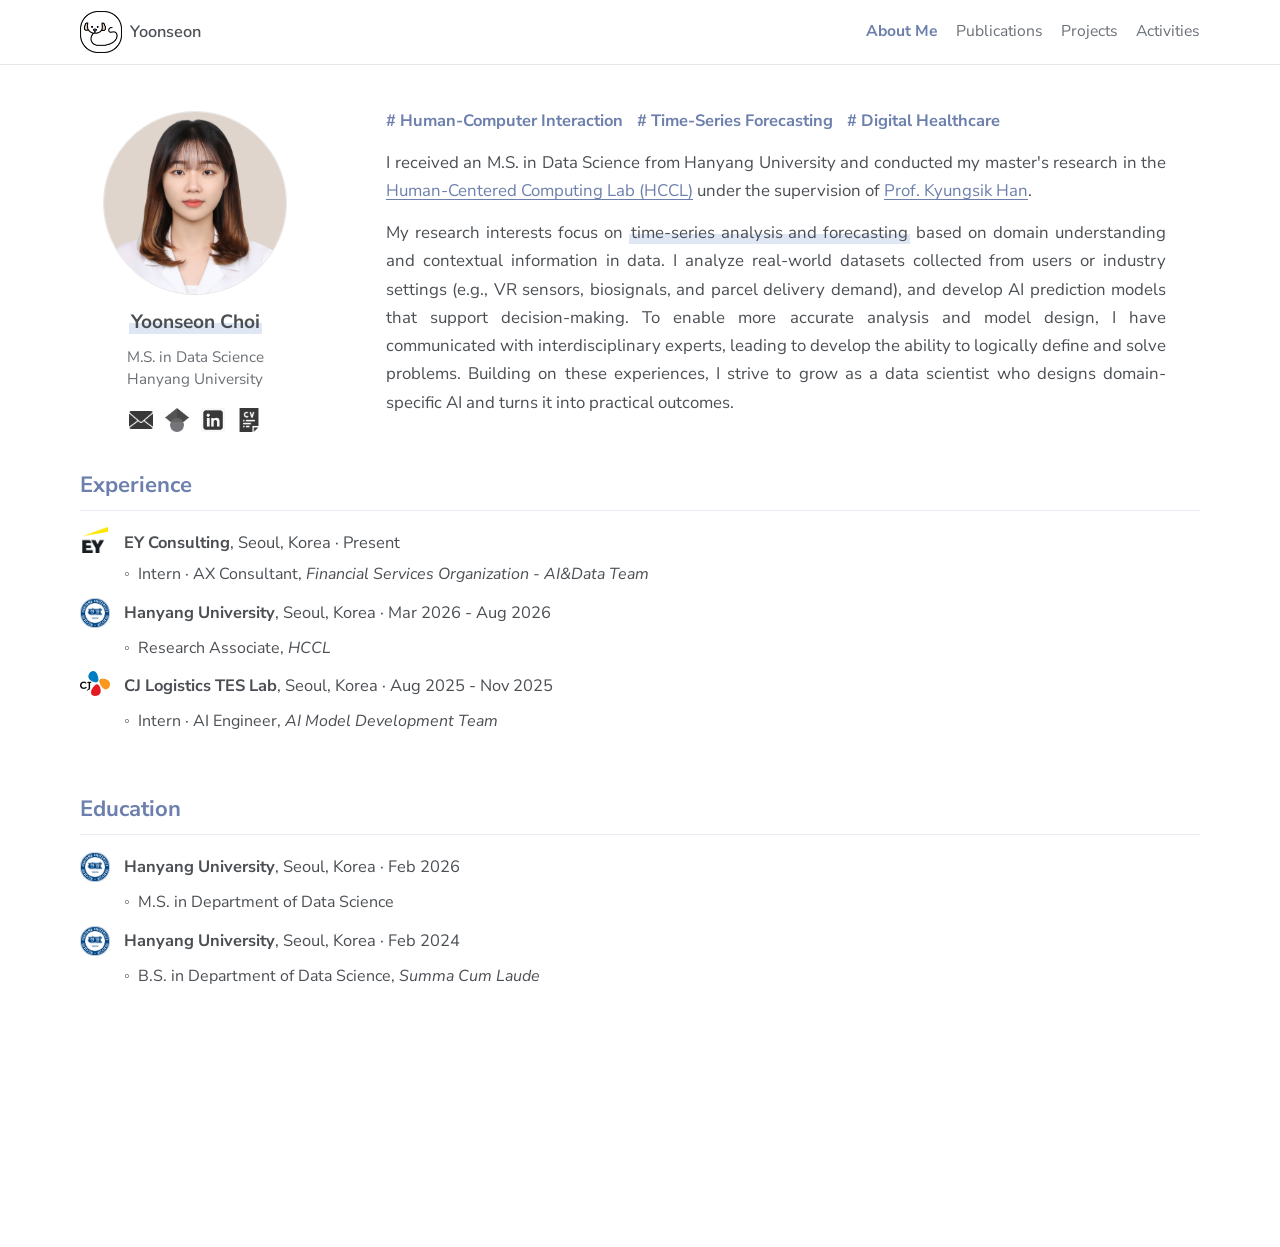
<file: index.html>
<!doctype html>
<html lang="en">
  <head>
    <meta charset="utf-8">
    <meta name="viewport" content="width=device-width, initial-scale=1">
    <meta name="format-detection" content="telephone=no, email=no, address=no">
    <meta name="description" content="Yoonseon Choi is a data science researcher working on multimodal AI, time-series sensing, digital healthcare, and human-computer interaction.">
    <meta name="author" content="Yoonseon Choi">
    <meta property="og:title" content="Yoonseon Choi">
    <meta property="og:description" content="Multimodal AI researcher focused on human states, time-series sensor data, and personalized prediction models.">
    <meta property="og:type" content="website">
    <meta property="og:image" content="assets/profile.png">
    <title>Yoonseon Choi | About Me</title>
    <link rel="preconnect" href="https://fonts.googleapis.com">
    <link rel="preconnect" href="https://fonts.gstatic.com" crossorigin>
    <link href="https://fonts.googleapis.com/css2?family=Nunito+Sans:wght@400;600;700&amp;display=swap" rel="stylesheet">
    <link rel="stylesheet" href="styles.css">
  </head>
  <body>
    <header class="site-header">
      <nav class="nav" aria-label="Primary navigation">
        <a class="brand" href="index.html" aria-label="Yoonseon Choi">
          <img src="icons/yschoi.PNG" alt="">
          <span>Yoonseon</span>
        </a>
        <div class="nav-links">
          <a href="index.html" aria-current="page">About Me</a>
          <a href="publications.html">Publications</a>
          <a href="projects.html">Projects</a>
          <a href="activities.html">Activities</a>
        </div>
      </nav>
    </header>

    <main>
      <section class="hero">
        <aside class="portrait-wrap" aria-label="Profile and contact">
          <img class="portrait" src="assets/profile.png" alt="Portrait of Yoonseon Choi">
          <p class="profile-name">Yoonseon Choi</p>
          <p class="affiliation">
            M.S. in Data Science<br>
            Hanyang University
          </p>
          <div class="contact-icons" aria-label="Contact links">
            <a href="mailto:dbstjs1008@gmail.com" aria-label="Email" target="_blank" rel="noopener noreferrer">
              <img src="icons/email.png" alt="">
            </a>
            <a href="https://scholar.google.com/citations?user=01AXCvAAAAAJ&amp;hl=ko" aria-label="Google Scholar" target="_blank" rel="noopener noreferrer">
              <img src="icons/google-scholar.png" alt="">
            </a>
            <a href="https://www.linkedin.com/in/yschoi1008" aria-label="LinkedIn" target="_blank" rel="noopener noreferrer">
              <img src="icons/linkedin.png" alt="">
            </a>
            <a href="documents/CV_Yoonseon_Choi.pdf" aria-label="CV" target="_blank" rel="noopener noreferrer">
              <img src="icons/cv.png" alt="">
            </a>
          </div>
        </aside>
        <div>
          <ul class="tags intro-tags" aria-label="Research interests">
            <li># Human-Computer Interaction</li>
            <li># Time-Series Forecasting</li>
            <li># Digital Healthcare</li>
          </ul>
          <p class="intro">
            I received an M.S. in Data Science from Hanyang University and conducted my master's research in the <a href="https://hcc.hanyang.ac.kr/" target="_blank" rel="noopener noreferrer">Human-Centered Computing Lab (HCCL)</a> under the supervision of <a href="https://scholar.google.com/citations?user=htyp0xsAAAAJ&amp;hl=ko" target="_blank" rel="noopener noreferrer">Prof. Kyungsik Han</a>.
          </p>
          <p class="intro">
            My research interests focus on <span class="text-highlight">time-series analysis and forecasting</span> based on domain understanding and contextual information in data. I analyze real-world datasets collected from users or industry settings (e.g., VR sensors, biosignals, and parcel delivery demand), and develop AI prediction models that support decision-making. To enable more accurate analysis and model design, I have communicated with interdisciplinary experts, leading to develop the ability to logically define and solve problems. Building on these experiences, I strive to grow as a data scientist who designs domain-specific AI and turns it into practical outcomes.
          </p>
        </div>
      </section>

      <section class="section" id="experience">
        <h2>Experience</h2>
        <div class="content-stack">
          <article class="experience-item has-logo experience-item-ey">
            <img class="experience-logo experience-logo-ey" src="icons/ey.webp" alt="">
            <p class="experience-heading"><strong>EY Consulting</strong>, Seoul, Korea · Present</p>
            <p class="experience-role">Intern · AX Consultant, <em>Financial Services Organization - AI&Data Team</em></p>
          </article>
          <article class="experience-item has-logo">
            <img class="experience-logo" src="icons/hanyang.png" alt="">
            <p class="experience-heading"><strong>Hanyang University</strong>, Seoul, Korea · Mar 2026 - Aug 2026</p>
            <p class="experience-role">Research Associate, <em>HCCL</em></p>
          </article>
          <article class="experience-item has-logo">
            <img class="experience-logo experience-logo-cj" src="icons/cj.webp" alt="">
            <p class="experience-heading"><strong>CJ Logistics TES Lab</strong>, Seoul, Korea · Aug 2025 - Nov 2025</p>
            <p class="experience-role">Intern · AI Engineer, <em>AI Model Development Team</em></p>
          </article>
        </div>
      </section>

      <section class="section" id="education">
        <h2>Education</h2>
        <div class="content-stack">
          <article class="experience-item has-logo">
            <img class="experience-logo" src="icons/hanyang.png" alt="">
            <p class="experience-heading"><strong>Hanyang University</strong>, Seoul, Korea · Feb 2026</p>
            <p class="experience-role">M.S. in Department of Data Science</p>
          </article>
          <article class="experience-item has-logo">
            <img class="experience-logo" src="icons/hanyang.png" alt="">
            <p class="experience-heading"><strong>Hanyang University</strong>, Seoul, Korea · Feb 2024</p>
            <p class="experience-role">B.S. in Department of Data Science, <em>Summa Cum Laude</em></p>
          </article>
        </div>
      </section>
    </main>

    <button class="to-top" type="button" aria-label="Back to top">
      <span aria-hidden="true">↑</span>
    </button>
    <script src="main.js"></script>
  </body>
</html>
</file>
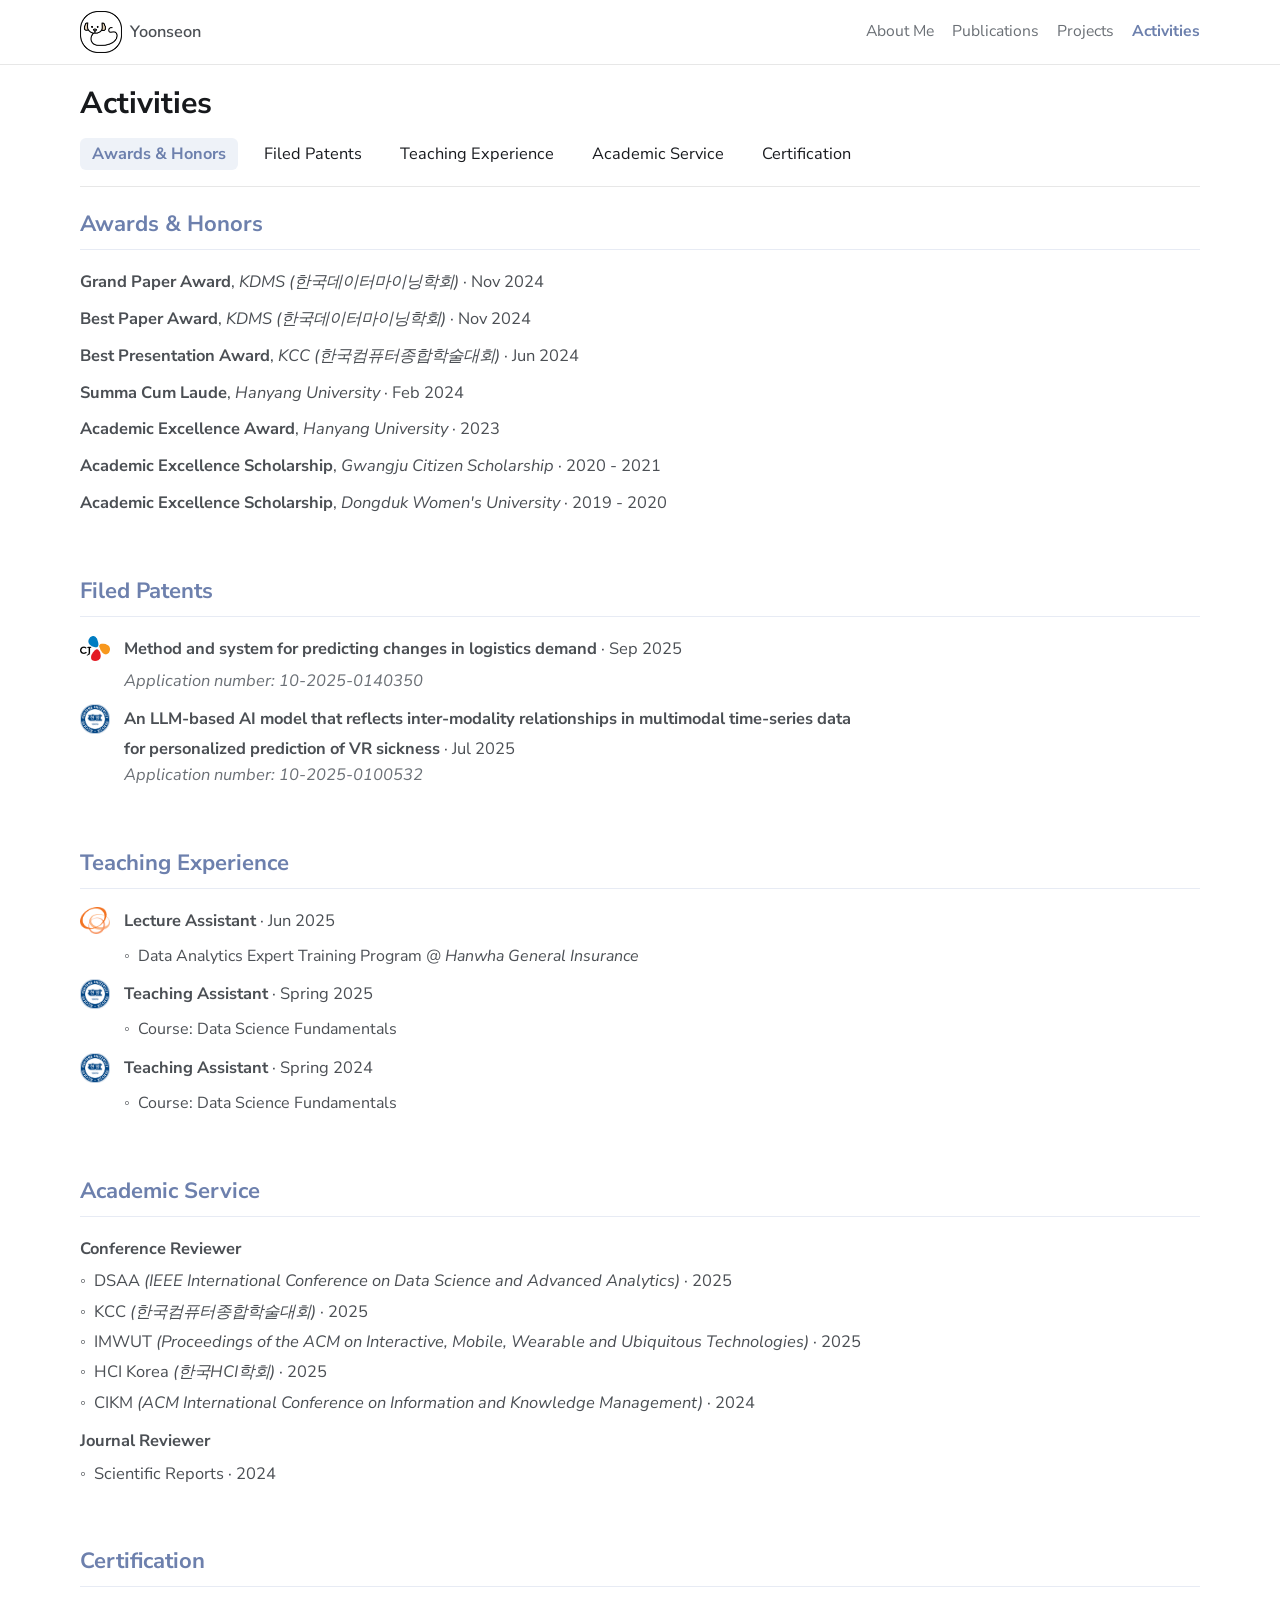
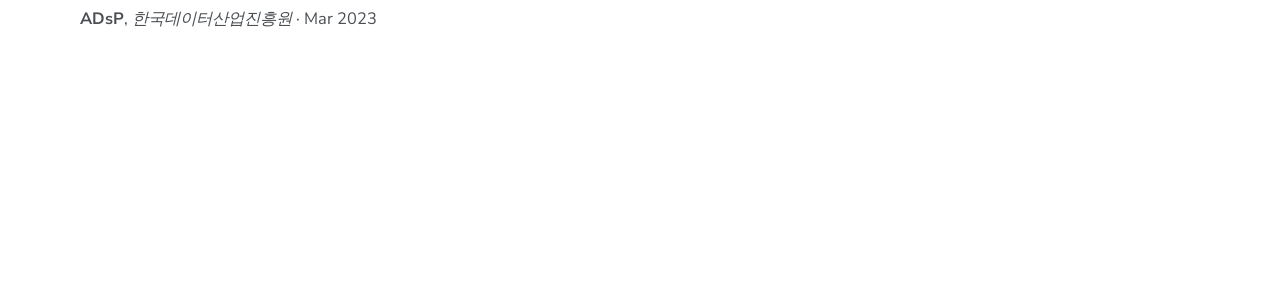
<file: activities.html>
<!doctype html>
<html lang="en">
  <head>
    <meta charset="utf-8">
    <meta name="viewport" content="width=device-width, initial-scale=1">
    <meta name="description" content="Awards, patents, academic service, teaching experience, and certifications by Yoonseon Choi.">
    <meta name="author" content="Yoonseon Choi">
    <meta property="og:title" content="Yoonseon Choi | Activities">
    <meta property="og:description" content="Awards, patents, academic service, teaching experience, and certifications by Yoonseon Choi.">
    <meta property="og:type" content="website">
    <meta property="og:image" content="assets/profile.png">
    <title>Yoonseon Choi | Activities</title>
    <link rel="preconnect" href="https://fonts.googleapis.com">
    <link rel="preconnect" href="https://fonts.gstatic.com" crossorigin>
    <link href="https://fonts.googleapis.com/css2?family=Nunito+Sans:wght@400;600;700&amp;display=swap" rel="stylesheet">
    <link rel="stylesheet" href="styles.css">
  </head>
  <body>
    <header class="site-header">
      <nav class="nav" aria-label="Primary navigation">
        <a class="brand" href="index.html" aria-label="Yoonseon Choi">
          <img src="icons/yschoi.PNG" alt="">
          <span>Yoonseon</span>
        </a>
        <div class="nav-links">
          <a href="index.html">About Me</a>
          <a href="publications.html">Publications</a>
          <a href="projects.html">Projects</a>
          <a href="activities.html" aria-current="page">Activities</a>
        </div>
      </nav>
    </header>

    <main>
      <section class="publication-head">
        <h1>Activities</h1>
        <div class="publication-tabs" aria-label="Activity categories">
          <a href="#awards-honors" aria-current="page">Awards &amp; Honors</a>
          <a href="#patent">Filed Patents</a>
          <a href="#teaching-experience">Teaching Experience</a>
          <a href="#academic-service">Academic Service</a>
          <a href="#certification">Certification</a>
        </div>
      </section>

      <section class="section" id="awards-honors">
        <h2>Awards &amp; Honors</h2>
        <div class="content-stack">
          <ul class="award-list">
            <li><strong>Grand Paper Award</strong>, <em>KDMS (한국데이터마이닝학회)</em> · Nov 2024</li>
            <li><strong>Best Paper Award</strong>, <em>KDMS (한국데이터마이닝학회)</em> · Nov 2024</li>
            <li><strong>Best Presentation Award</strong>, <em>KCC (한국컴퓨터종합학술대회)</em> · Jun 2024</li>
            <li><strong>Summa Cum Laude</strong>, <em>Hanyang University</em> · Feb 2024</li>
            <li><strong>Academic Excellence Award</strong>, <em>Hanyang University</em> · 2023</li>
            <li><strong>Academic Excellence Scholarship</strong>, <em>Gwangju Citizen Scholarship</em> · 2020 - 2021</li>
            <li><strong>Academic Excellence Scholarship</strong>, <em>Dongduk Women's University</em> · 2019 - 2020</li>
          </ul>
        </div>
      </section>

      <section class="section" id="patent">
        <h2>Filed Patents</h2>
        <div class="content-stack">
          <article class="patent-item has-logo">
            <img class="experience-logo" src="icons/cj.webp" alt="">
            <p class="patent-heading"><strong>Method and system for predicting changes in logistics demand</strong> · Sep 2025</p>
            <p class="patent-application"><em>Application number: 10-2025-0140350</em></p>
          </article>
          <article class="patent-item has-logo">
            <img class="experience-logo patent-hanyang-logo" src="icons/hanyang.png" alt="">
            <p class="patent-heading"><strong>An LLM-based AI model that reflects inter-modality relationships in multimodal time-series data</strong></p>
            <p class="patent-title-cont"><strong>for personalized prediction of VR sickness</strong> · Jul 2025</p>
            <p class="patent-application"><em>Application number: 10-2025-0100532</em></p>
          </article>
        </div>
      </section>

      <section class="section" id="teaching-experience">
        <h2>Teaching Experience</h2>
        <div class="content-stack">
          <article class="experience-item has-logo">
            <img class="experience-logo" src="icons/hanwha.png" alt="">
            <p class="experience-heading"><strong>Lecture Assistant</strong> · Jun 2025</p>
            <p class="experience-role">Data Analytics Expert Training Program <em>@ Hanwha General Insurance</em></p>
          </article>
          <article class="experience-item has-logo">
            <img class="experience-logo" src="icons/hanyang.png" alt="">
            <p class="experience-heading"><strong>Teaching Assistant</strong> · Spring 2025</p>
            <p class="experience-role">Course: Data Science Fundamentals</p>
          </article>
          <article class="experience-item has-logo">
            <img class="experience-logo" src="icons/hanyang.png" alt="">
            <p class="experience-heading"><strong>Teaching Assistant</strong> · Spring 2024</p>
            <p class="experience-role">Course: Data Science Fundamentals</p>
          </article>
        </div>
      </section>

      <section class="section" id="academic-service">
        <h2>Academic Service</h2>
        <div class="content-stack">
          <article class="service-block">
            <h3>Conference Reviewer</h3>
            <ul class="service-list">
              <li>DSAA <em>(IEEE International Conference on Data Science and Advanced Analytics)</em> · 2025</li>
              <li>KCC <em>(한국컴퓨터종합학술대회)</em> · 2025</li>
              <li>IMWUT <em>(Proceedings of the ACM on Interactive, Mobile, Wearable and Ubiquitous Technologies)</em> · 2025</li>
              <li>HCI Korea <em>(한국HCI학회)</em> · 2025</li>
              <li>CIKM <em>(ACM International Conference on Information and Knowledge Management)</em> · 2024</li>
            </ul>
          </article>
          <article class="service-block">
            <h3>Journal Reviewer</h3>
            <ul class="service-list">
              <li>Scientific Reports · 2024</li>
            </ul>
          </article>
        </div>
      </section>

      <section class="section" id="certification">
        <h2>Certification</h2>
        <div class="content-stack">
          <article class="patent-item">
            <p class="patent-heading"><strong>ADsP</strong>, <em>한국데이터산업진흥원</em> · Mar 2023</p>
          </article>
        </div>
      </section>
    </main>

    <button class="to-top" type="button" aria-label="Back to top">
      <span aria-hidden="true">↑</span>
    </button>
    <script src="main.js"></script>
  </body>
</html>
</file>
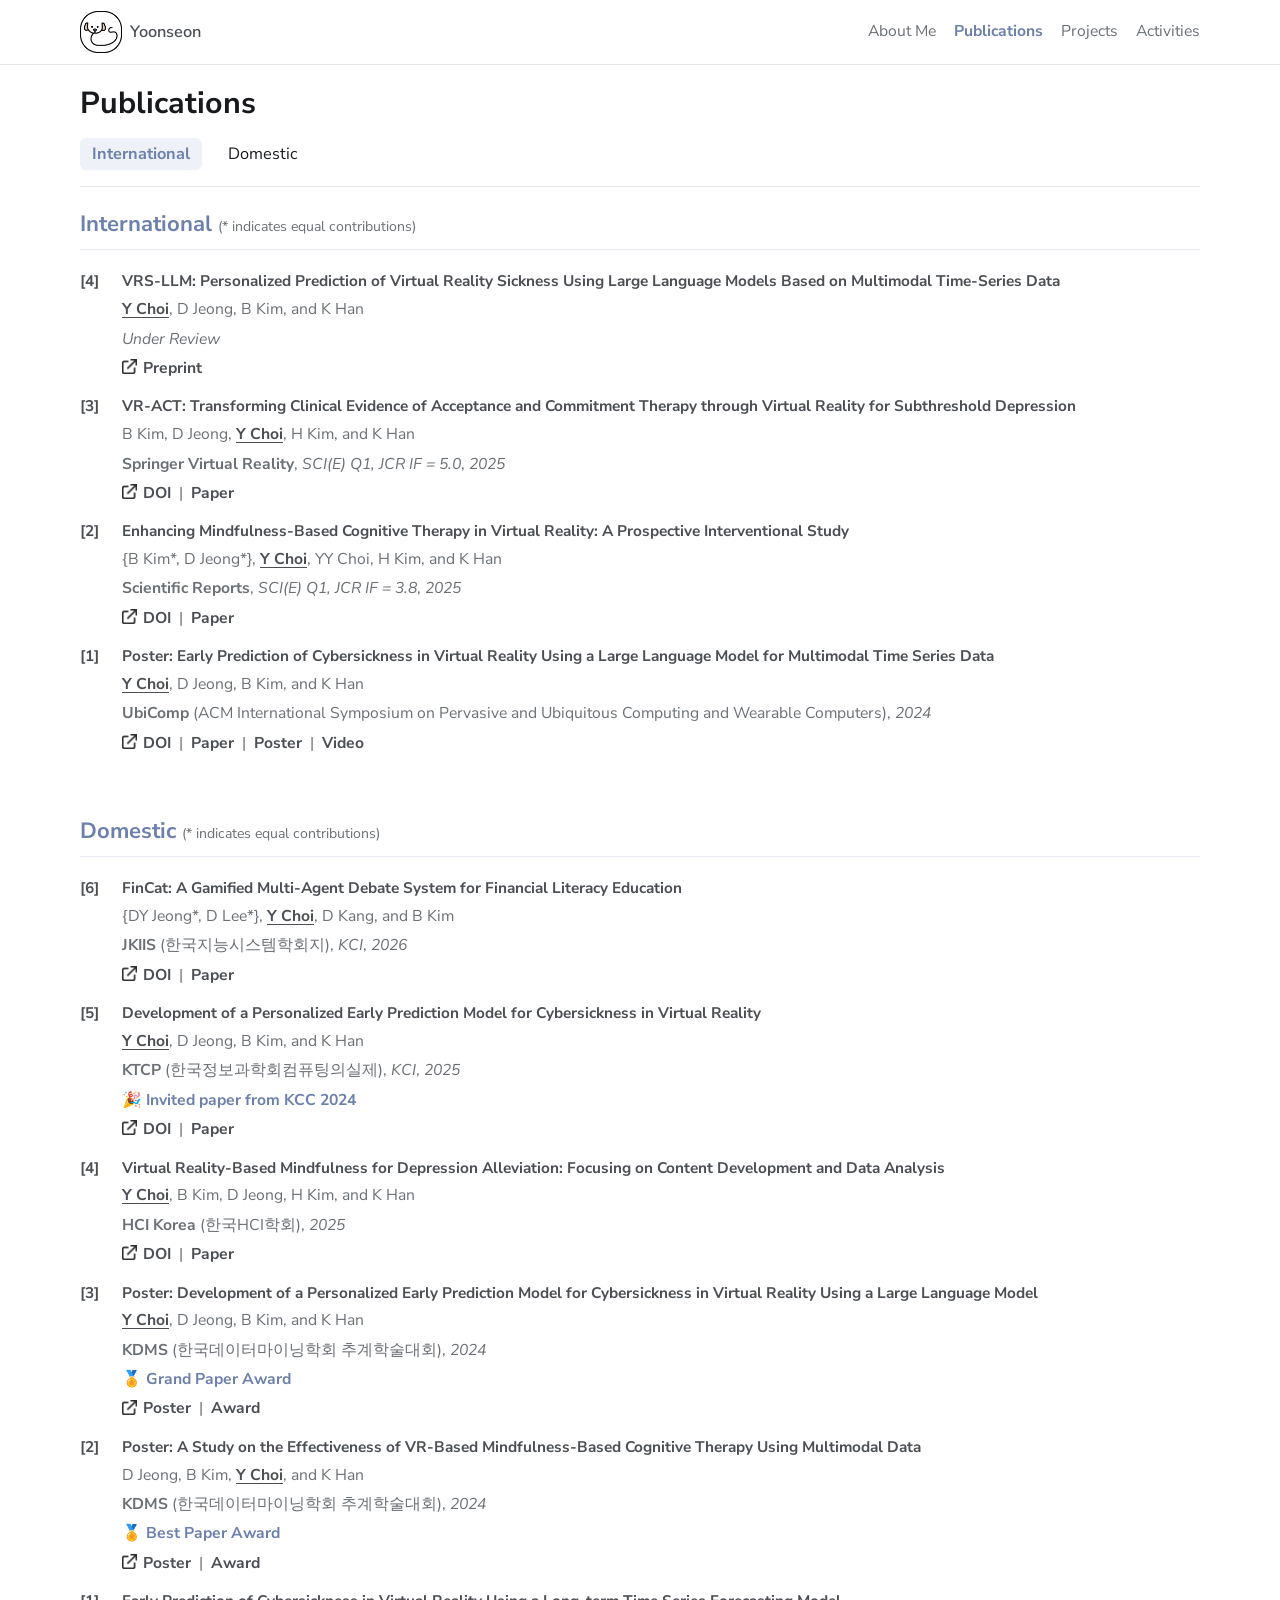
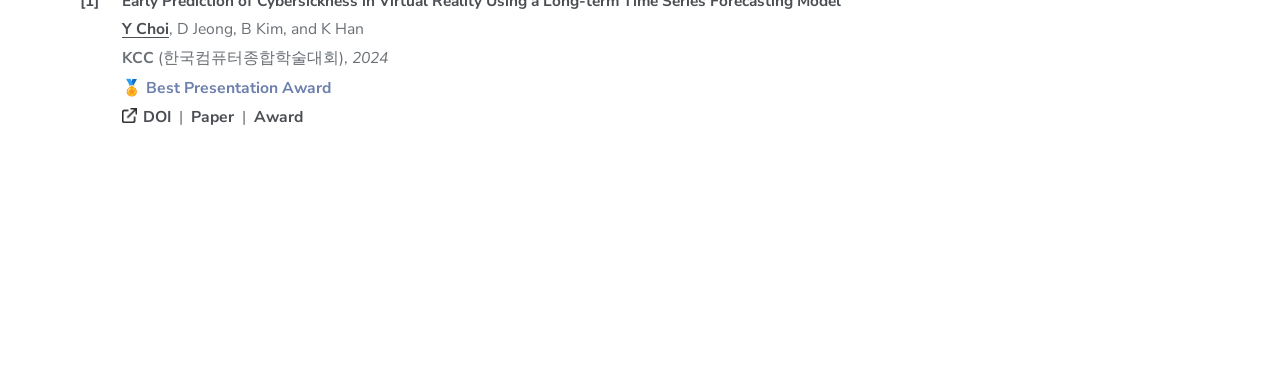
<file: publications.html>
<!doctype html>
<html lang="en">
  <head>
    <meta charset="utf-8">
    <meta name="viewport" content="width=device-width, initial-scale=1">
    <meta name="description" content="Publications by Yoonseon Choi.">
    <meta name="author" content="Yoonseon Choi">
    <meta property="og:title" content="Yoonseon Choi | Publications">
    <meta property="og:description" content="International and domestic publications by Yoonseon Choi.">
    <meta property="og:type" content="website">
    <meta property="og:image" content="assets/profile.png">
    <title>Yoonseon Choi | Publications</title>
    <link rel="preconnect" href="https://fonts.googleapis.com">
    <link rel="preconnect" href="https://fonts.gstatic.com" crossorigin>
    <link href="https://fonts.googleapis.com/css2?family=Nunito+Sans:wght@400;600;700&amp;display=swap" rel="stylesheet">
    <link rel="stylesheet" href="styles.css">
  </head>
  <body>
    <header class="site-header">
      <nav class="nav" aria-label="Primary navigation">
        <a class="brand" href="index.html" aria-label="Yoonseon Choi">
          <img src="icons/yschoi.PNG" alt="">
          <span>Yoonseon</span>
        </a>
        <div class="nav-links">
          <a href="index.html">About Me</a>
          <a href="publications.html" aria-current="page">Publications</a>
          <a href="projects.html">Projects</a>
          <a href="activities.html">Activities</a>
        </div>
      </nav>
    </header>

    <main>
      <section class="publication-head">
        <h1>Publications</h1>
        <div class="publication-tabs" aria-label="Publication categories">
          <a href="#international" aria-current="page">International</a>
          <a href="#domestic">Domestic</a>
        </div>
      </section>

      <section class="section" id="international">
        <h2>International <span class="section-note">(* indicates equal contributions)</span></h2>
        <div class="content-stack">
          <article class="publication">
            <h3><span class="pub-index">[4]</span><span class="pub-title">VRS-LLM: Personalized Prediction of Virtual Reality Sickness Using Large Language Models Based on Multimodal Time-Series Data</span></h3>
            <p class="authors"><span class="me">Y Choi</span>, D Jeong, B Kim, and K Han</p>
            <p class="status"><em>Under Review</em></p>
            <p class="links"><a target="_blank" rel="noopener noreferrer" href="https://doi.org/10.21203/rs.3.rs-9919190/v1">Preprint</a></p>
          </article>
          <article class="publication">
            <h3><span class="pub-index">[3]</span><span class="pub-title">VR-ACT: Transforming Clinical Evidence of Acceptance and Commitment Therapy through Virtual Reality for Subthreshold Depression</span></h3>
            <p class="authors">B Kim, D Jeong, <span class="me">Y Choi</span>, H Kim, and K Han</p>
            <p class="venue"><strong>Springer Virtual Reality</strong>, <em>SCI(E) Q1, JCR IF = 5.0</em>, <em>2025</em></p>
            <p class="links"><a target="_blank" rel="noopener noreferrer" href="https://link.springer.com/article/10.1007/s10055-025-01251-9">DOI</a><a target="_blank" rel="noopener noreferrer" href="https://astlyi.s3.ap-northeast-2.amazonaws.com/2025/2025_VR_VR-ACT.pdf">Paper</a></p>
          </article>
          <article class="publication">
            <h3><span class="pub-index">[2]</span><span class="pub-title">Enhancing Mindfulness-Based Cognitive Therapy in Virtual Reality: A Prospective Interventional Study</span></h3>
            <p class="authors">{B Kim*, D Jeong*}, <span class="me">Y Choi</span>, YY Choi, H Kim, and K Han</p>
            <p class="venue"><strong>Scientific Reports</strong>, <em>SCI(E) Q1, JCR IF = 3.8</em>, <em>2025</em></p>
            <p class="links"><a target="_blank" rel="noopener noreferrer" href="https://www.nature.com/articles/s41598-025-01359-7">DOI</a><a target="_blank" rel="noopener noreferrer" href="https://astlyi.s3.ap-northeast-2.amazonaws.com/2025/2025_Enhancing_Mindfulness.pdf">Paper</a></p>
          </article>
          <article class="publication">
            <h3><span class="pub-index">[1]</span><span class="pub-title">Poster: Early Prediction of Cybersickness in Virtual Reality Using a Large Language Model for Multimodal Time Series Data</span></h3>
            <p class="authors"><span class="me">Y Choi</span>, D Jeong, B Kim, and K Han</p>
            <p class="venue"><strong>UbiComp</strong> (ACM International Symposium on Pervasive and Ubiquitous Computing and Wearable Computers), <em>2024</em></p>
            <p class="links"><a target="_blank" rel="noopener noreferrer" href="https://doi.org/10.1145/3675094.3677578">DOI</a><a target="_blank" rel="noopener noreferrer" href="https://astlyi.s3.ap-northeast-2.amazonaws.com/2024/%5B120%5DEarly_prediction.pdf">Paper</a><a target="_blank" rel="noopener noreferrer" href="https://astlyi.s3.ap-northeast-2.amazonaws.com/2024/UbiComp24_Early_prediction_Poster.pdf">Poster</a><a target="_blank" rel="noopener noreferrer" href="https://youtu.be/HFv--4UgVVM?si=dzXbBasiQZ6IywLX">Video</a></p>
          </article>
        </div>
      </section>

      <section class="section" id="domestic">
        <h2>Domestic <span class="section-note">(* indicates equal contributions)</span></h2>
        <div class="content-stack">
          <article class="publication">
            <h3><span class="pub-index">[6]</span><span class="pub-title">FinCat: A Gamified Multi-Agent Debate System for Financial Literacy Education</span></h3>
            <p class="authors">{DY Jeong*, D Lee*}, <span class="me">Y Choi</span>, D Kang, and B Kim</p>
            <p class="venue"><strong>JKIIS</strong> (한국지능시스템학회지), <em>KCI</em>, <em>2026</em></p>
            <p class="links"><a target="_blank" rel="noopener noreferrer" href="http://dx.doi.org/10.5391/JKIIS.2026.36.5.445">DOI</a><a target="_blank" rel="noopener noreferrer" href="documents/jkiis-36-445.pdf">Paper</a></p>
          </article>
          <article class="publication">
            <h3><span class="pub-index">[5]</span><span class="pub-title">Development of a Personalized Early Prediction Model for Cybersickness in Virtual Reality</span></h3>
            <p class="authors"><span class="me">Y Choi</span>, D Jeong, B Kim, and K Han</p>
            <p class="venue"><strong>KTCP</strong> (한국정보과학회컴퓨팅의실제), <em>KCI</em>, <em>2025</em></p>
            <p class="note">🎉 Invited paper from KCC 2024</p>
            <p class="links"><a target="_blank" rel="noopener noreferrer" href="https://doi.org/10.5626/KTCP.2025.31.2.98">DOI</a><a target="_blank" rel="noopener noreferrer" href="https://astlyi.s3.ap-northeast-2.amazonaws.com/2025/2025_KTCP_cybersickness.pdf">Paper</a></p>
          </article>
          <article class="publication">
            <h3><span class="pub-index">[4]</span><span class="pub-title">Virtual Reality-Based Mindfulness for Depression Alleviation: Focusing on Content Development and Data Analysis</span></h3>
            <p class="authors"><span class="me">Y Choi</span>, B Kim, D Jeong, H Kim, and K Han</p>
            <p class="venue"><strong>HCI Korea</strong> (한국HCI학회), <em>2025</em></p>
            <p class="links"><a target="_blank" rel="noopener noreferrer" href="https://www.dbpia.co.kr/journal/articleDetail?nodeId=NODE12131569">DOI</a><a target="_blank" rel="noopener noreferrer" href="https://astlyi.s3.ap-northeast-2.amazonaws.com/2025/2025_HCIK_VR-Mindfulness.pdf">Paper</a></p>
          </article>
          <article class="publication">
            <h3><span class="pub-index">[3]</span><span class="pub-title">Poster: Development of a Personalized Early Prediction Model for Cybersickness in Virtual Reality Using a Large Language Model</span></h3>
            <p class="authors"><span class="me">Y Choi</span>, D Jeong, B Kim, and K Han</p>
            <p class="venue"><strong>KDMS</strong> (한국데이터마이닝학회 추계학술대회), <em>2024</em></p>
            <p class="note">🏅 Grand Paper Award</p>
            <p class="links"><a target="_blank" rel="noopener noreferrer" href="https://astlyi.s3.ap-northeast-2.amazonaws.com/2024/%E1%84%83%E1%85%A6%E1%84%8B%E1%85%B5%E1%84%90%E1%85%A5%E1%84%86%E1%85%A1%E1%84%8B%E1%85%B5%E1%84%82%E1%85%B5%E1%86%BC%E1%84%92%E1%85%A1%E1%86%A8%E1%84%92%E1%85%AC_%E1%84%91%E1%85%A9%E1%84%89%E1%85%B3%E1%84%90%E1%85%A5_%E1%84%8E%E1%85%AC%E1%84%8B%E1%85%B2%E1%86%AB%E1%84%89%E1%85%A5%E1%86%AB.pdf">Poster</a><a target="_blank" rel="noopener noreferrer" href="https://astlyi.s3.ap-northeast-2.amazonaws.com/2024/2024_KDMS_%E1%84%82%E1%85%A9%E1%86%AB%E1%84%86%E1%85%AE%E1%86%AB%E1%84%83%E1%85%A2%E1%84%89%E1%85%A1%E1%86%BC_%E1%84%8E%E1%85%AC%E1%84%8B%E1%85%B2%E1%86%AB%E1%84%89%E1%85%A5%E1%86%AB.jpg">Award</a></p>
          </article>
          <article class="publication">
            <h3><span class="pub-index">[2]</span><span class="pub-title">Poster: A Study on the Effectiveness of VR-Based Mindfulness-Based Cognitive Therapy Using Multimodal Data</span></h3>
            <p class="authors">D Jeong, B Kim, <span class="me">Y Choi</span>, and K Han</p>
            <p class="venue"><strong>KDMS</strong> (한국데이터마이닝학회 추계학술대회), <em>2024</em></p>
            <p class="note">🏅 Best Paper Award</p>
            <p class="links"><a target="_blank" rel="noopener noreferrer" href="https://astlyi.s3.ap-northeast-2.amazonaws.com/2024/%E1%84%83%E1%85%A6%E1%84%8B%E1%85%B5%E1%84%90%E1%85%A5%E1%84%86%E1%85%A1%E1%84%8B%E1%85%B5%E1%84%82%E1%85%B5%E1%86%BC%E1%84%92%E1%85%A1%E1%86%A8%E1%84%92%E1%85%AC_%E1%84%91%E1%85%A9%E1%84%89%E1%85%B3%E1%84%90%E1%85%A5_%E1%84%8C%E1%85%A5%E1%86%BC%E1%84%83%E1%85%A1%E1%84%8B%E1%85%A7%E1%86%BC.pdf">Poster</a><a target="_blank" rel="noopener noreferrer" href="https://astlyi.s3.ap-northeast-2.amazonaws.com/2024/2024_KDMS_%E1%84%8E%E1%85%AC%E1%84%8B%E1%85%AE%E1%84%89%E1%85%AE%E1%84%82%E1%85%A9%E1%86%AB%E1%84%86%E1%85%AE%E1%86%AB%E1%84%89%E1%85%A1%E1%86%BC_%E1%84%8C%E1%85%A5%E1%86%BC%E1%84%83%E1%85%A1%E1%84%8B%E1%85%A7%E1%86%BC.jpg">Award</a></p>
          </article>
          <article class="publication">
            <h3><span class="pub-index">[1]</span><span class="pub-title">Early Prediction of Cybersickness in Virtual Reality Using a Long-term Time Series Forecasting Model</span></h3>
            <p class="authors"><span class="me">Y Choi</span>, D Jeong, B Kim, and K Han</p>
            <p class="venue"><strong>KCC</strong> (한국컴퓨터종합학술대회), <em>2024</em></p>
            <p class="note">🏅 Best Presentation Award</p>
            <p class="links"><a target="_blank" rel="noopener noreferrer" href="https://www.dbpia.co.kr/journal/articleDetail?nodeId=NODE11862202">DOI</a><a target="_blank" rel="noopener noreferrer" href="https://astlyi.s3.ap-northeast-2.amazonaws.com/2024/%5BD-41%5Dcybersickness.pdf">Paper</a><a target="_blank" rel="noopener noreferrer" href="https://astlyi.s3.ap-northeast-2.amazonaws.com/2024/KCC_2024_best_presentation_award.jpg">Award</a></p>
          </article>
        </div>
      </section>
    </main>

    <button class="to-top" type="button" aria-label="Back to top">
      <span aria-hidden="true">↑</span>
    </button>
    <script src="main.js"></script>
  </body>
</html>
</file>
<file: styles.css>
:root {
  color-scheme: light;
  --bg: #ffffff;
  --surface: #fffdfa;
  --text: #4b4f54;
  --muted: #6b7076;
  --line: #e7ebf4;
  --neutral-line: #e7e7e7;
  --accent: #8798bf;
  --accent-dark: #6d80ad;
  --rust: #8a4d3a;
  --gold: #7a8791;
  --max: 1120px;
}

* {
  box-sizing: border-box;
}

html {
  scroll-behavior: smooth;
}

body {
  margin: 0;
  background: var(--bg);
  color: var(--text);
  font-family: "Nunito Sans", "Helvetica Neue", Arial, sans-serif;
  font-size: 17px;
  line-height: 1.62;
}

body.modal-open {
  overflow: hidden;
}

a {
  color: var(--accent-dark);
  text-decoration-thickness: 1px;
  text-underline-offset: 0.18em;
}

a:hover,
a:focus {
  color: var(--rust);
}

a[x-apple-data-detectors] {
  color: inherit !important;
  text-decoration: none !important;
  pointer-events: none;
}

.site-header {
  position: sticky;
  top: 0;
  z-index: 10;
  border-bottom: 1px solid var(--neutral-line);
  background: rgba(255, 255, 255, 0.92);
  backdrop-filter: blur(12px);
}

.nav {
  display: flex;
  align-items: center;
  justify-content: space-between;
  width: min(100% - 32px, var(--max));
  min-height: 64px;
  margin: 0 auto;
  gap: 24px;
}

.brand {
  display: inline-flex;
  align-items: center;
  gap: 8px;
  color: var(--text);
  font-size: 1.02rem;
  font-weight: 600;
  letter-spacing: 0;
  text-decoration: none;
  white-space: nowrap;
}

.brand img {
  display: block;
  width: 42px;
  height: 42px;
  object-fit: contain;
}

.brand span {
  display: inline-block;
}

.brand:hover span,
.brand:focus span {
  color: var(--accent-dark);
}

.nav-links {
  display: flex;
  align-items: center;
  gap: 18px;
  color: var(--muted);
  font-size: 0.98rem;
}

.nav-links a {
  color: inherit;
  text-decoration: none;
}

.nav-links a:hover,
.nav-links a:focus,
.nav-links a[aria-current="page"] {
  color: var(--accent-dark);
}

.nav-links a[aria-current="page"] {
  font-weight: 700;
}

main {
  width: min(100% - 32px, var(--max));
  margin: 0 auto;
  padding-bottom: 220px;
}

.hero {
  display: grid;
  grid-template-columns: 230px minmax(0, 1fr);
  align-items: start;
  gap: clamp(34px, 7vw, 76px);
  padding: 46px 0 16px;
}

.page-head {
  padding: clamp(42px, 7vw, 76px) 0 34px;
  border-bottom: 1px solid var(--line);
}

.page-head.compact {
  border-bottom: 0;
  padding: 18px 0;
}

.eyebrow {
  margin: 0 0 20px;
  color: var(--muted);
  font-size: 0.92rem;
  font-weight: 700;
  letter-spacing: 0.04em;
  text-transform: uppercase;
}

h1,
h2,
h3 {
  margin: 0;
  line-height: 1.12;
  letter-spacing: 0;
}

h1 {
  max-width: 800px;
  font-size: clamp(2.6rem, 6vw, 4rem);
  font-weight: 700;
}

.intro {
  max-width: 780px;
  margin: 14px 0 0;
  color: var(--text);
  font-size: 1.05rem;
  line-height: 1.68;
  hyphens: auto;
  text-align: justify;
}

.intro:first-of-type {
  margin-top: 0;
}

.intro a {
  color: var(--accent-dark);
  font-weight: inherit;
  text-decoration: underline;
  text-decoration-color: currentColor;
  text-decoration-thickness: 1px;
  text-underline-offset: 0.2em;
  transition: color 160ms ease;
}

.intro a:hover,
.intro a:focus {
  color: #52658f;
  text-decoration: underline;
  text-decoration-thickness: 1px;
  text-underline-offset: 0.2em;
}

.text-highlight {
  background: linear-gradient(transparent 58%, #dfe7f5 58%);
  padding: 0 2px;
}

.portrait-wrap {
  display: grid;
  align-content: start;
  justify-items: center;
  gap: 12px;
  text-align: center;
}

.portrait {
  width: 184px;
  height: 184px;
  object-fit: cover;
  object-position: center 28%;
  border: 1px solid var(--neutral-line);
  border-radius: 50%;
  background: var(--surface);
}

.profile-name {
  margin: 4px 0 0;
  color: var(--text);
  font-size: 1.2rem;
  font-weight: 700;
  line-height: 1.2;
  background: linear-gradient(transparent 52%, #dfe7f5 52%);
  padding: 0 2px;
}

.affiliation {
  margin: 0;
  color: var(--muted);
  font-size: 0.95rem;
  line-height: 1.45;
}

.contact-icons {
  display: flex;
  align-items: center;
  justify-content: center;
  gap: 12px;
  margin-top: 6px;
}

.contact-icons a {
  display: inline-flex;
  align-items: center;
  justify-content: center;
  width: 24px;
  height: 24px;
}

.contact-icons img {
  display: block;
  max-width: 100%;
  max-height: 100%;
  object-fit: contain;
  opacity: 0.78;
  transition: opacity 160ms ease, transform 160ms ease;
}

.contact-icons a:hover img,
.contact-icons a:focus img {
  opacity: 1;
  transform: translateY(-1px);
}

.section {
  padding: 24px 0 38px;
  scroll-margin-top: 156px;
}

.section h2 {
  margin-bottom: 20px;
  padding-bottom: 12px;
  border-bottom: 1px solid var(--line);
  color: var(--accent-dark);
  font-size: clamp(1.16rem, 1.8vw, 1.38rem);
  font-weight: 700;
  line-height: 1.18;
}

.section-note {
  color: var(--muted);
  font-size: 0.88rem;
  font-weight: 400;
}

.content-stack {
  display: grid;
  gap: 14px;
}

.lead {
  max-width: 820px;
  margin: 0;
  color: var(--text);
  font-size: 1.02rem;
  line-height: 1.72;
}

.tabs {
  display: flex;
  flex-wrap: wrap;
  gap: 10px;
  margin: 0;
}

.tabs a {
  display: inline-flex;
  align-items: center;
  min-height: 34px;
  border: 1px solid var(--line);
  border-radius: 4px;
  padding: 0 14px;
  color: var(--text);
  font-size: 1.02rem;
  font-weight: 700;
  text-decoration: none;
}

.tabs a:hover,
.tabs a:focus {
  border-color: var(--accent);
  color: var(--accent-dark);
}

.publication-head {
  position: sticky;
  top: 65px;
  z-index: 9;
  padding: 22px 0 16px;
  border-bottom: 1px solid var(--neutral-line);
  background: rgba(255, 255, 255, 0.94);
  backdrop-filter: blur(12px);
}

.publication-head h1 {
  color: #17191c;
  font-size: clamp(1.48rem, 2.6vw, 1.9rem);
  font-weight: 700;
  line-height: 1.1;
}

.publication-tabs {
  display: flex;
  flex-wrap: wrap;
  align-items: center;
  gap: clamp(6px, 1.5vw, 14px);
  margin-top: 18px;
}

.publication-tabs a {
  display: inline-flex;
  align-items: center;
  min-height: 32px;
  border-radius: 6px;
  padding: 0 12px;
  color: #191b1f;
  font-size: clamp(0.9rem, 1.3vw, 1.02rem);
  font-weight: 400;
  text-decoration: none;
}

.publication-tabs a[aria-current="page"] {
  background: #eef2f8;
  color: var(--accent-dark);
  font-weight: 700;
}

.publication-tabs a:hover,
.publication-tabs a:focus {
  color: var(--accent-dark);
}

.tags {
  display: flex;
  flex-wrap: wrap;
  gap: 10px;
  margin: 8px 0 0;
  padding: 0;
  list-style: none;
}

.tags li {
  border: 0;
  border-radius: 0;
  background: transparent;
  color: var(--accent-dark);
  padding: 0;
  font-size: 1.03rem;
  font-weight: 700;
  line-height: 1.2;
}

.intro-tags {
  gap: 14px;
  margin: 0 0 18px;
}

.item {
  display: flex;
  flex-wrap: wrap;
  align-items: baseline;
  column-gap: 7px;
  row-gap: 4px;
  padding-left: 28px;
  position: relative;
}

.item::before {
  position: absolute;
  top: 0.42em;
  left: 2px;
  color: var(--text);
  content: "•";
  font-size: 1.35rem;
  line-height: 1;
}

.item h3 {
  display: inline;
  color: var(--text);
  font-size: 1.03rem;
  font-weight: 700;
  line-height: 1.48;
}

.meta {
  color: var(--muted);
  font-size: 0.98rem;
}

.date {
  color: var(--text);
  font-size: 1.03rem;
  font-style: italic;
  font-weight: 700;
  white-space: nowrap;
}

.item > .date {
  display: inline;
  order: -1;
}

.item > .date::after {
  content: ": ";
}

.item > div:not(.date) {
  flex: 1 1 520px;
}

.details {
  margin: 7px 0 0;
  color: var(--muted);
}

.patent-item {
  color: var(--text);
}

.patent-item.has-logo {
  display: grid;
  grid-template-columns: 34px minmax(0, 1fr);
  column-gap: 10px;
  align-items: start;
}

.patent-item.has-logo .patent-heading,
.patent-item.has-logo .patent-title-cont,
.patent-item.has-logo .patent-application {
  grid-column: 2;
}

.patent-heading,
.patent-title-cont,
.patent-application {
  margin: 0;
  font-size: 1.03rem;
  line-height: 1.48;
}

.patent-hanyang-logo {
  transform: translateY(-3px);
}

.patent-application {
  color: var(--muted);
  margin-top: 2px;
}

.experience-item {
  color: var(--text);
}

.experience-item.has-logo {
  display: grid;
  grid-template-columns: 34px minmax(0, 1fr);
  column-gap: 10px;
  align-items: start;
}

.experience-item-ey {
  grid-template-columns: 28px minmax(0, 1fr);
  column-gap: 8px;
}

.experience-logo {
  align-self: center;
  grid-column: 1;
  grid-row: 1;
  width: 30px;
  height: 30px;
  object-fit: contain;
  transform: translateY(-3px);
}

.experience-logo-ey,
.experience-logo-cj {
  transform: translateY(-6px);
}

.experience-logo-ey {
  width: 26px;
  height: 26px;
  transform: translate(2px, -4px);
}

.experience-heading {
  margin: 0;
  font-size: 1.03rem;
  line-height: 1.48;
}

.experience-item.has-logo .experience-heading,
.experience-item.has-logo .experience-role,
.experience-item.has-logo .experience-detail {
  grid-column: 2;
}

.experience-heading strong {
  font-weight: 700;
}

.experience-role {
  margin: 6px 0 0;
  color: var(--text);
  font-size: 1rem;
  line-height: 1.48;
}

.experience-role::before {
  content: "◦";
  margin-right: 8px;
}

.experience-detail {
  margin: 4px 0 0 24px;
  color: var(--muted);
  font-size: 0.98rem;
  line-height: 1.48;
}

.publication {
  column-gap: 8px;
  display: grid;
  grid-template-columns: 34px minmax(0, 1fr);
  position: relative;
  row-gap: 2px;
}

.publication::before {
  content: none;
}

.publication h3 {
  display: contents;
  max-width: none;
  color: var(--text);
  font-size: 0.96rem;
  font-weight: 700;
  line-height: 1.48;
}

.pub-index {
  color: var(--text);
  grid-column: 1;
  font-weight: 700;
  line-height: 1.48;
}

.pub-title {
  grid-column: 2;
  line-height: 1.48;
}

.publication .authors,
.publication .venue,
.publication .status,
.publication .note,
.publication .links {
  grid-column: 2;
}

.authors,
.venue,
.status,
.note,
.links {
  margin: 2px 0 0;
  color: var(--muted);
  font-size: 0.98rem;
}

.note {
  color: var(--accent-dark);
  font-weight: 700;
}

.me {
  color: var(--text);
  font-weight: 700;
  text-decoration: underline;
  text-underline-offset: 0.16em;
}

.links {
  display: flex;
  flex-wrap: wrap;
  gap: 0;
  align-items: center;
}

.links::before {
  display: inline-block;
  width: 0.95em;
  height: 0.95em;
  margin-right: 6px;
  background: url("icons/link.png") center / contain no-repeat;
  content: "";
  opacity: 0.82;
  transform: translateY(-2px);
}

.links a {
  color: var(--text);
  font-weight: 700;
  text-decoration: none;
}

.links a:hover,
.links a:focus {
  color: var(--accent-dark);
}

.links a + a::before {
  color: var(--muted);
  content: "|";
  display: inline-block;
  font-weight: 400;
  margin: 0 8px;
}

.award-list,
.simple-list {
  display: grid;
  gap: 12px;
  margin: 0;
  padding-left: 0;
  list-style: none;
}

.award-list li,
.simple-list li {
  color: var(--text);
  font-size: 1.03rem;
  font-weight: 400;
  line-height: 1.5;
}

.award-list strong,
.simple-list strong {
  font-weight: 700;
}

.service-block h3 {
  margin: 0 0 8px;
  color: var(--text);
  font-size: 1.03rem;
  font-weight: 700;
  line-height: 1.48;
}

.service-list {
  display: grid;
  gap: 6px;
  margin: 0;
  padding-left: 0;
  color: var(--text);
  font-size: 1.03rem;
  list-style: none;
  line-height: 1.48;
}

.service-list li::before {
  content: "◦";
  margin-right: 8px;
}

.project-item {
  display: grid;
  grid-template-columns: 250px minmax(0, 1fr);
  gap: 20px;
  align-items: start;
}

.project-item + .project-item {
  margin-top: 18px;
}

.project-image {
  width: 100%;
  aspect-ratio: 16 / 10;
  border: 1px solid var(--neutral-line);
  border-radius: 8px;
  object-fit: cover;
}

.project-body h3 {
  margin: 0;
  color: var(--text);
  font-size: 1.12rem;
  font-weight: 700;
  line-height: 1.35;
}

.project-body {
  padding-top: 0;
}

.project-description {
  min-height: 5.2em;
  margin: 10px 0 0;
  color: var(--muted);
  font-size: 1rem;
  line-height: 1.56;
}

.project-output {
  margin: 8px 0 0;
  color: var(--text);
  font-size: 1rem;
  line-height: 1.48;
}

.project-output strong {
  display: inline-flex;
  align-items: center;
  min-height: 24px;
  padding: 2px 8px;
  border-radius: 6px;
  background: #eee8f8;
  color: var(--text);
  font-size: 0.86rem;
  font-weight: 700;
  line-height: 1;
}

.project-actions {
  display: flex;
  flex-wrap: wrap;
  gap: 8px;
  margin-top: 8px;
}

.project-status {
  display: inline-block;
  color: #858a90;
  font-size: 0.84rem;
  font-style: italic;
  font-weight: 600;
  line-height: 1.4;
}

.project-paper-button {
  display: inline-flex;
  align-items: center;
  justify-content: center;
  min-height: 30px;
  padding: 0 14px;
  border: 1px solid var(--line);
  border-radius: 999px;
  background: #ffffff;
  color: var(--accent-dark);
  box-shadow: 0 4px 12px rgba(35, 38, 48, 0.06);
  cursor: pointer;
  font: inherit;
  font-size: 0.84rem;
  font-weight: 700;
  letter-spacing: 0.01em;
  line-height: 1;
  text-decoration: none;
  transition: border-color 160ms ease, color 160ms ease, transform 160ms ease, box-shadow 160ms ease;
}

.project-paper-button:hover,
.project-paper-button:focus {
  border-color: var(--accent);
  color: var(--accent);
  box-shadow: 0 8px 18px rgba(35, 38, 48, 0.1);
  text-decoration: none;
  transform: translateY(-1px);
}

a.project-paper-button,
a.project-paper-button:hover,
a.project-paper-button:focus,
a.project-paper-button:visited {
  text-decoration: none;
}

.paper-modal {
  position: fixed;
  inset: 0;
  z-index: 40;
  display: grid;
  place-items: center;
  padding: 32px;
  opacity: 0;
  pointer-events: none;
  transition: opacity 180ms ease;
}

.paper-modal.is-open {
  opacity: 1;
  pointer-events: auto;
}

.paper-modal-backdrop {
  position: absolute;
  inset: 0;
  background: rgba(26, 28, 34, 0.36);
}

.paper-modal-panel {
  position: relative;
  z-index: 1;
  display: flex;
  flex-direction: column;
  width: min(920px, 100%);
  max-height: min(82vh, 760px);
  overflow: hidden;
  border: 1px solid var(--neutral-line);
  border-radius: 10px;
  background: #fff;
  padding: 30px 34px 34px;
  box-shadow: 0 24px 70px rgba(35, 38, 48, 0.22);
}

.paper-modal-panel h2 {
  flex: 0 0 auto;
  margin: 0 0 24px;
  border-bottom: 1px solid var(--neutral-line);
  padding: 0 0 12px;
  color: var(--text);
}

.paper-modal-body {
  overflow-y: auto;
  padding-right: 10px;
  scrollbar-color: #c5c5c5 transparent;
  scrollbar-width: thin;
}

.paper-modal-body::-webkit-scrollbar {
  width: 8px;
}

.paper-modal-body::-webkit-scrollbar-track {
  background: transparent;
  border: 0;
}

.paper-modal-body::-webkit-scrollbar-thumb {
  border-radius: 999px;
  background: #c5c5c5;
}

.paper-modal-group + .paper-modal-group {
  margin-top: 28px;
}

.paper-modal-group > h3 {
  margin: 0 0 16px;
  color: var(--accent-dark);
  font-size: 1.02rem;
  font-weight: 700;
}

.paper-modal-group .content-stack {
  border-top: 0;
  padding-top: 0;
}

.paper-modal .note {
  color: var(--muted);
  font-weight: 700;
}

.paper-modal .patent-item {
  margin-top: 2px;
}

.demo-modal-panel {
  width: min(860px, 100%);
}

.demo-video {
  display: block;
  width: 100%;
  max-height: 62vh;
  border: 1px solid var(--neutral-line);
  border-radius: 8px;
  background: #000;
}

.demo-link {
  margin: 0 0 12px;
  font-size: 0.98rem;
  font-weight: 700;
}

.demo-link a {
  display: inline-flex;
  align-items: center;
  gap: 6px;
  color: var(--text);
  text-decoration: none;
}

.demo-link img {
  width: 1.05em;
  height: 1.05em;
  object-fit: contain;
}

.demo-link a:hover,
.demo-link a:focus {
  color: var(--accent-dark);
}

.paper-modal-close {
  position: absolute;
  top: 24px;
  right: 35px;
  display: inline-flex;
  align-items: center;
  justify-content: center;
  width: 30px;
  height: 30px;
  border: 1px solid var(--neutral-line);
  border-radius: 50%;
  background: #fff;
  color: var(--muted);
  cursor: pointer;
  font: inherit;
  font-size: 1.25rem;
  font-weight: 700;
  line-height: 1;
}

.paper-modal-close:hover,
.paper-modal-close:focus {
  border-color: var(--accent);
  color: var(--accent-dark);
}

.footer {
  width: min(100% - 32px, var(--max));
  margin: 0 auto;
  padding: 36px 0 52px;
  color: var(--muted);
  font-size: 0.92rem;
}

.to-top {
  position: fixed;
  right: 60px;
  bottom: 56px;
  z-index: 20;
  display: inline-flex;
  align-items: center;
  justify-content: center;
  width: 42px;
  height: 42px;
  border: 1px solid var(--neutral-line);
  border-radius: 50%;
  background: rgba(255, 255, 255, 0.94);
  color: var(--accent-dark);
  box-shadow: 0 10px 24px rgba(35, 38, 48, 0.12);
  cursor: pointer;
  font: inherit;
  font-size: 1.35rem;
  font-weight: 700;
  line-height: 1;
  opacity: 0;
  pointer-events: none;
  transform: translateY(8px);
  transition: opacity 180ms ease, transform 180ms ease, color 160ms ease, border-color 160ms ease;
}

.to-top.is-visible {
  opacity: 1;
  pointer-events: auto;
  transform: translateY(0);
}

.to-top:hover,
.to-top:focus {
  border-color: var(--accent);
  color: var(--accent);
}

@media (max-width: 840px) {
  .nav {
    gap: 16px;
  }

  .nav-links {
    min-width: 0;
    width: auto;
    gap: 14px;
    overflow-x: auto;
    padding-bottom: 0;
  }

  .hero {
    grid-template-columns: 1fr;
    padding-top: 44px;
  }

  .hero > * {
    min-width: 0;
  }

  .portrait-wrap {
    max-width: 320px;
  }

  .section {
    padding: 44px 0;
  }

  .item,
  .award-list li,
  .simple-list li {
    gap: 5px 8px;
  }

  .date {
    white-space: normal;
  }

  .publication {
    column-gap: 6px;
    grid-template-columns: 30px minmax(0, 1fr);
  }

  .project-item {
    grid-template-columns: 1fr;
  }

  .paper-modal {
    padding: 18px;
  }

  .paper-modal-panel {
    padding: 26px 20px 28px;
  }
}

@media (max-width: 520px) {
  .nav {
    min-height: 58px;
    gap: 10px;
    padding: 6px 0;
  }

  .brand {
    flex: 0 0 auto;
  }

  .brand img {
    width: 34px;
    height: 34px;
  }

  .brand span {
    display: none;
  }

  .nav-links {
    display: flex;
    flex: 1 1 auto;
    justify-content: space-between;
    gap: 6px;
    overflow: visible;
    font-size: 0.82rem;
  }

  .nav-links a {
    padding: 8px 0;
    white-space: nowrap;
  }

  .publication-head {
    top: 59px;
    padding: 14px 0 11px;
  }

  .publication-head h1 {
    font-size: 1.45rem;
  }

  .publication-tabs {
    flex-wrap: nowrap;
    gap: 5px 6px;
    margin-top: 12px;
    overflow-x: auto;
    padding-bottom: 1px;
    scrollbar-width: none;
    -webkit-overflow-scrolling: touch;
  }

  .publication-tabs::-webkit-scrollbar {
    display: none;
  }

  .publication-tabs a {
    flex: 0 0 auto;
    min-height: 30px;
    padding: 0 9px;
    font-size: 0.84rem;
  }

  .to-top {
    right: 28px;
    bottom: 28px;
  }

  main,
  .footer,
  .nav {
    width: min(100% - 24px, var(--max));
  }

  .hero {
    gap: 28px;
    padding-top: 32px;
  }

  .intro-tags {
    gap: 8px 12px;
    margin-bottom: 16px;
  }

  .tags li {
    font-size: 0.96rem;
  }

  .intro {
    font-size: 1rem;
    line-height: 1.62;
    hyphens: none;
    text-align: left;
  }

  .section {
    padding: 34px 0;
  }

  .section h2 {
    margin-bottom: 16px;
    padding-bottom: 10px;
  }

  .section-note {
    font-size: 0.8rem;
  }

  .content-stack {
    gap: 12px;
  }

  .publication {
    column-gap: 6px;
    grid-template-columns: 28px minmax(0, 1fr);
  }

  .publication h3 {
    font-size: 0.93rem;
  }

  .authors,
  .venue,
  .status,
  .note,
  .links {
    font-size: 0.94rem;
  }

  .award-list li,
  .simple-list li,
  .service-list,
  .service-block h3,
  .experience-heading,
  .patent-heading,
  .patent-title-cont,
  .patent-application {
    font-size: 0.98rem;
  }

  .experience-role {
    font-size: 0.96rem;
  }

  .project-item {
    gap: 14px;
  }

  .project-body h3 {
    font-size: 1.05rem;
  }

  .project-description {
    min-height: 0;
    font-size: 0.96rem;
  }

  .paper-modal {
    padding: 10px;
  }

  .paper-modal-panel {
    max-height: calc(100dvh - 20px);
    padding: 22px 14px 20px;
  }

  .paper-modal-panel h2 {
    margin-bottom: 18px;
    padding: 0 42px 10px 0;
    font-size: 1.35rem;
  }

  .paper-modal-body {
    padding-right: 4px;
  }

  .paper-modal-close {
    top: 14px;
    right: 14px;
  }

  h1 {
    font-size: 3rem;
  }
}
</file>
